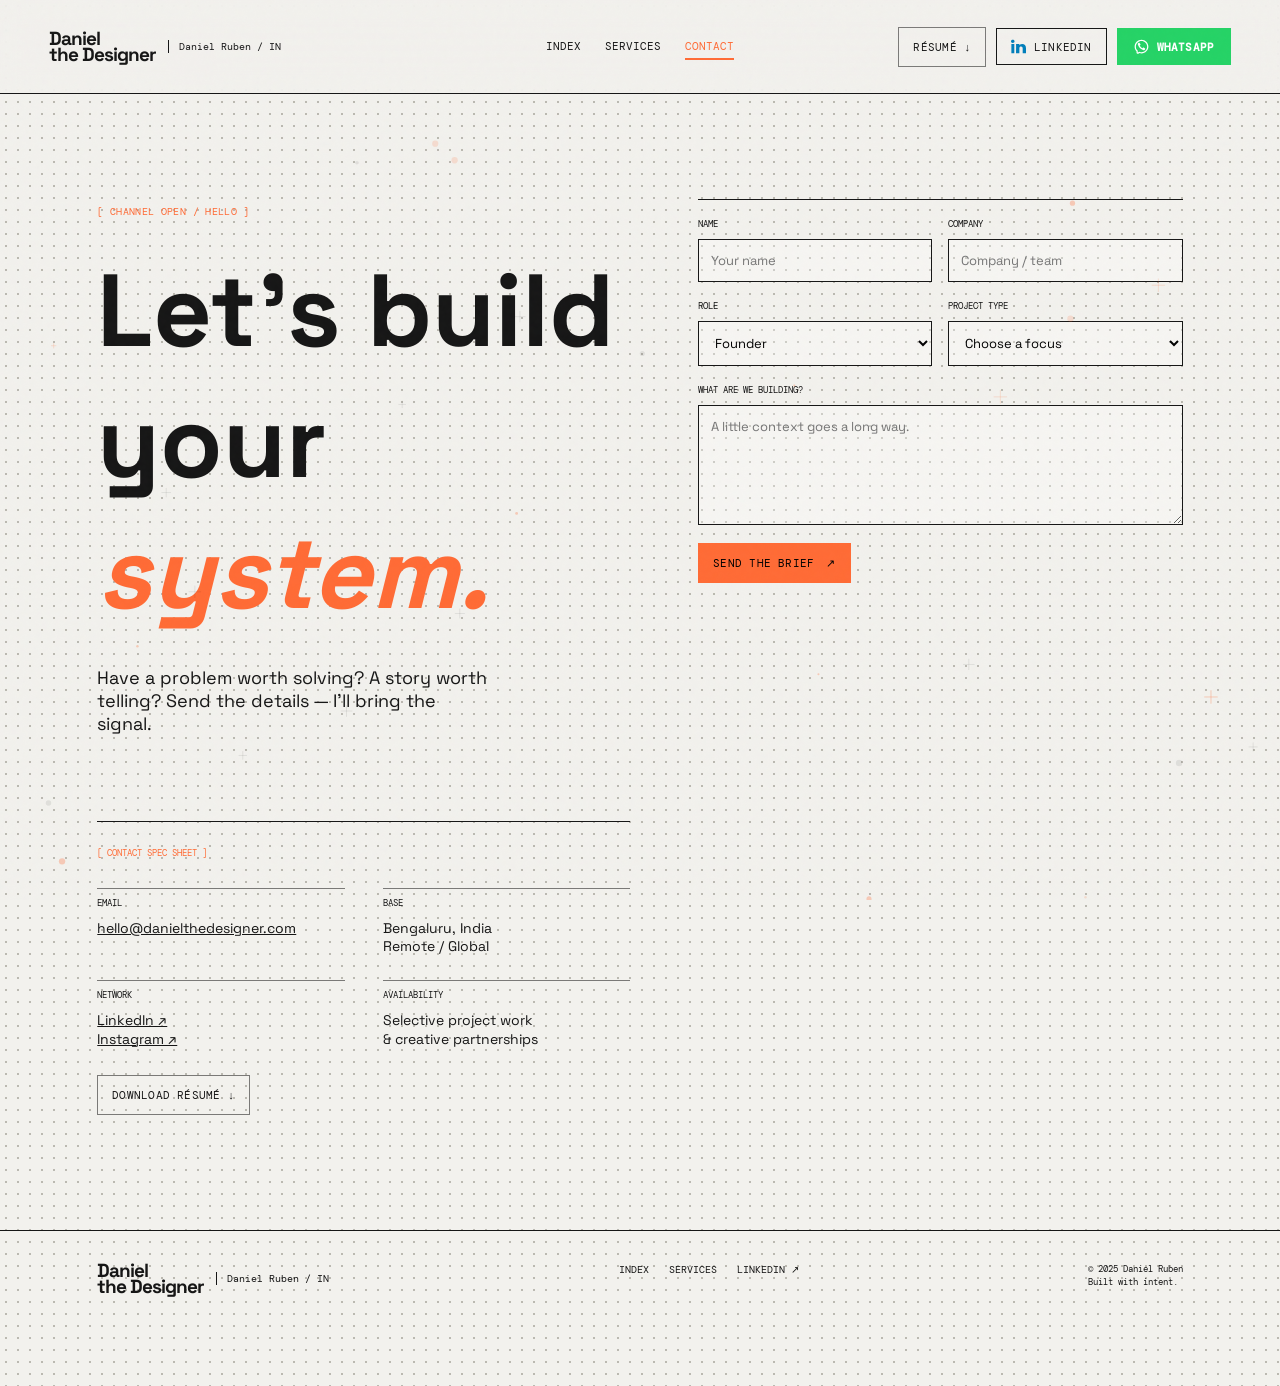
<file: contact.html>
<!doctype html><html lang="en"><head><meta charset="UTF-8" /><meta name="viewport" content="width=device-width, initial-scale=1.0" /><meta name="description" content="Contact Daniel Ruben — Daniel the Designer." /><title>Contact — Daniel the Designer</title><link rel="preconnect" href="https://fonts.googleapis.com" /><link rel="preconnect" href="https://fonts.gstatic.com" crossorigin /><link href="https://fonts.googleapis.com/css2?family=DM+Mono:wght@400;500&family=Space+Grotesk:wght@400;500;600;700&display=swap" rel="stylesheet" /><link rel="stylesheet" href="styles.css" /></head><body><div class="noise"></div><header class="site-header"><a class="brand" href="index.html"><span>Daniel<br>the Designer</span><small>Daniel Ruben / IN</small></a><nav class="main-nav"><a href="index.html">Index</a><a href="services.html">Services</a><a class="active" href="contact.html">Contact</a></nav><div class="header-actions"><a class="button button-quiet" href="assets/resume/Daniel-Ruben-Resume.pdf" target="_blank" rel="noreferrer">Résumé ↓</a><a class="button linkedin-btn" href="https://linkedin.com/in/daniel-peniel-jeba-rueben-ramesh" target="_blank" rel="noopener"><img src="assets/Icons/linkedin.svg" alt="LinkedIn" class="nav-icon linkedin-icon"><span>LINKEDIN</span></a><a href="https://wa.me/918975721694?text=Hi%20Daniel!" class="button whatsapp-btn" target="_blank" rel="noopener"><img src="assets/Icons/whatsapp.svg" alt="WhatsApp" class="nav-icon whatsapp-icon"><span>WHATSAPP</span></a></div></header><main><section class="contact-page canvas-section"><div class="contact-heading"><span class="annotation">[ CHANNEL OPEN / HELLO ]</span><h1>Let's build<br>your <em>system.</em></h1><p>Have a problem worth solving? A story worth telling? Send the details — I’ll bring the signal.</p></div><form class="contact-form" id="contact-form"><div class="form-row"><label>Name<input required name="name" placeholder="Your name" /></label><label>Company<input name="company" placeholder="Company / team" /></label></div><div class="form-row"><label>Role<select name="role"><option>Founder</option><option>Recruiter</option><option>Hiring Manager</option><option>Agency</option><option>Media House</option><option>Other</option></select></label><label>Project type<select name="project"><option>Choose a focus</option><option>Content &amp; strategy</option><option>UI/UX design</option><option>Video &amp; motion</option><option>Brand &amp; graphic design</option><option>Social media system</option></select></label></div><label>What are we building?<textarea required name="message" placeholder="A little context goes a long way."></textarea></label><button class="button button-accent" type="submit">Send the brief <span>↗</span></button><p class="form-status" aria-live="polite"></p></form><aside class="contact-spec"><span>[ CONTACT SPEC SHEET ]</span><dl><div><dt>EMAIL</dt><dd><a href="mailto:hello@danielthedesigner.com">hello@danielthedesigner.com</a></dd></div><div><dt>BASE</dt><dd>Bengaluru, India<br>Remote / Global</dd></div><div><dt>NETWORK</dt><dd><a href="https://www.linkedin.com">LinkedIn ↗</a><br><a href="#">Instagram ↗</a></dd></div><div><dt>AVAILABILITY</dt><dd>Selective project work<br>&amp; creative partnerships</dd></div></dl><a class="button button-quiet" href="#">Download résumé ↓</a></aside></section></main><footer><a class="brand" href="index.html"><span>Daniel<br>the Designer</span><small>Daniel Ruben / IN</small></a><div><a href="index.html">Index</a><a href="services.html">Services</a><a href="https://www.linkedin.com">LinkedIn ↗</a></div><p>© 2025 Daniel Ruben<br>Built with intent.</p></footer><script src="script.js"></script></body></html>
</file>
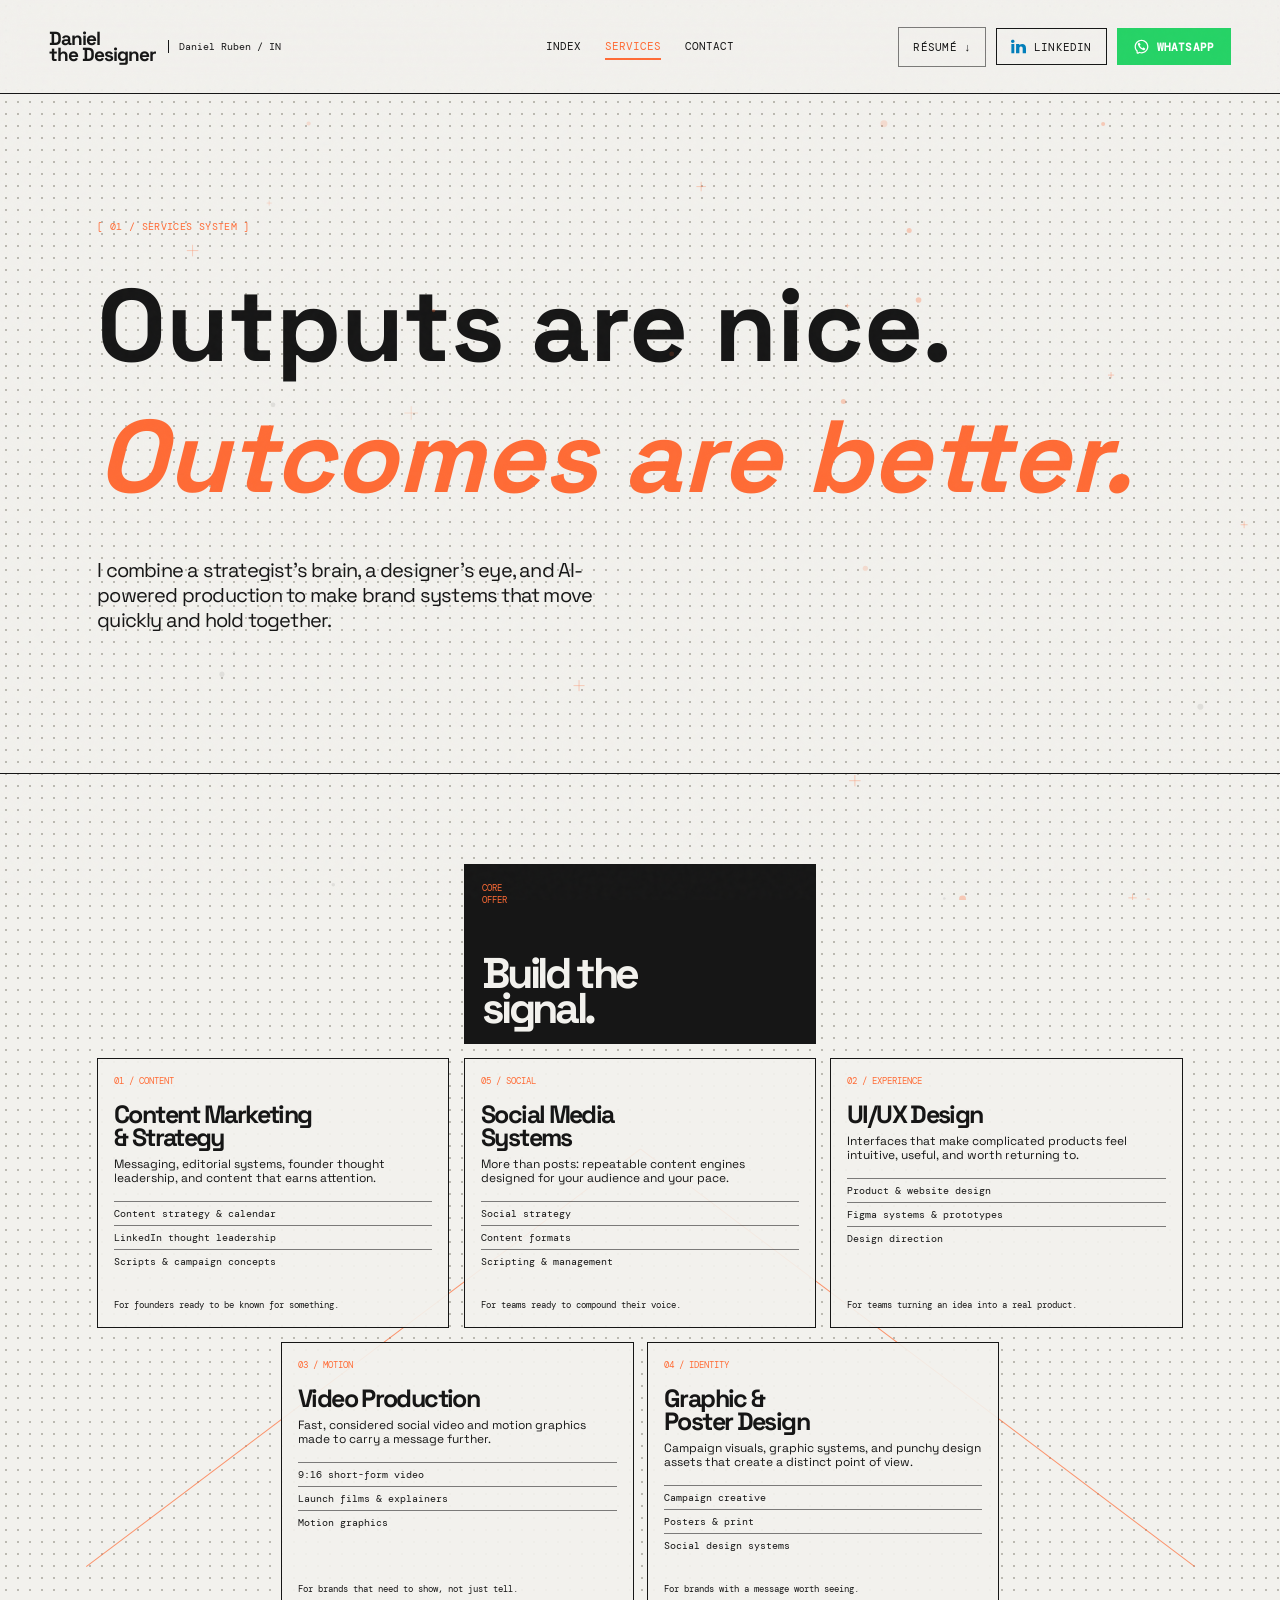
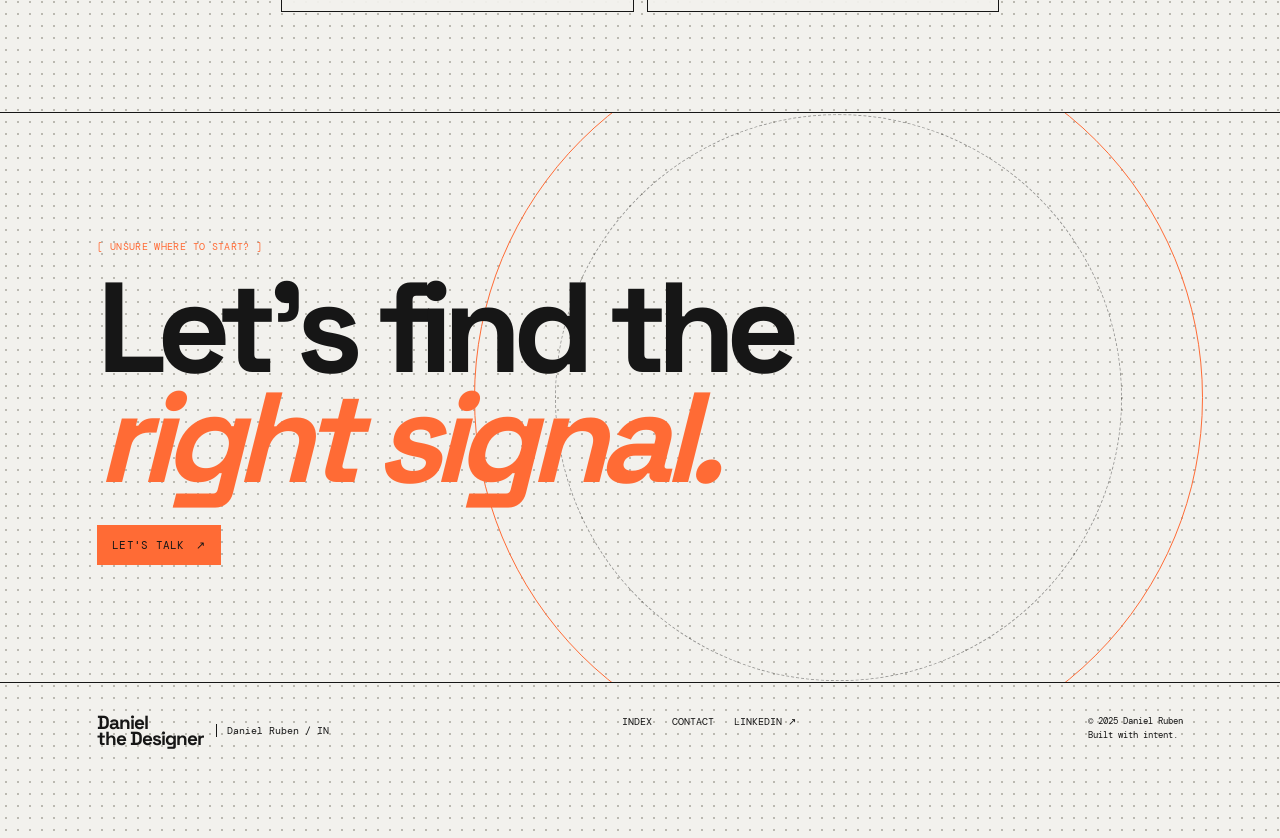
<file: services.html>
<!doctype html><html lang="en"><head><meta charset="UTF-8" /><meta name="viewport" content="width=device-width, initial-scale=1.0" /><meta name="description" content="Services by Daniel Ruben — Daniel the Designer." /><title>Services — Daniel the Designer</title><link rel="preconnect" href="https://fonts.googleapis.com" /><link rel="preconnect" href="https://fonts.gstatic.com" crossorigin /><link href="https://fonts.googleapis.com/css2?family=DM+Mono:wght@400;500&family=Space+Grotesk:wght@400;500;600;700&display=swap" rel="stylesheet" /><link rel="stylesheet" href="styles.css" /></head><body><div class="noise"></div><header class="site-header"><a class="brand" href="index.html"><span>Daniel<br>the Designer</span><small>Daniel Ruben / IN</small></a><nav class="main-nav"><a href="index.html">Index</a><a class="active" href="services.html">Services</a><a href="contact.html">Contact</a></nav><div class="header-actions"><a class="button button-quiet" href="assets/resume/Daniel-Ruben-Resume.pdf" target="_blank" rel="noreferrer">Résumé ↓</a><a class="button linkedin-btn" href="https://linkedin.com/in/daniel-peniel-jeba-rueben-ramesh" target="_blank" rel="noopener"><img src="assets/Icons/linkedin.svg" alt="LinkedIn" class="nav-icon linkedin-icon"><span>LINKEDIN</span></a><a href="https://wa.me/918975721694?text=Hi%20Daniel!" class="button whatsapp-btn" target="_blank" rel="noopener"><img src="assets/Icons/whatsapp.svg" alt="WhatsApp" class="nav-icon whatsapp-icon"><span>WHATSAPP</span></a></div></header><main><section class="page-intro canvas-section"><span class="annotation">[ 01 / SERVICES SYSTEM ]</span><h1>Outputs are nice.<br><em>Outcomes are better.</em></h1><p>I combine a strategist’s brain, a designer’s eye, and AI-powered production to make brand systems that move quickly and hold together.</p></section><section class="service-map canvas-section"><div class="services-hub"><span>CORE<br>OFFER</span><b>Build the<br>signal.</b></div><article class="service-node node-content"><span>01 / CONTENT</span><h2>Content Marketing<br>&amp; Strategy</h2><p>Messaging, editorial systems, founder thought leadership, and content that earns attention.</p><ul><li>Content strategy &amp; calendar</li><li>LinkedIn thought leadership</li><li>Scripts &amp; campaign concepts</li></ul><footer>For founders ready to be known for something.</footer></article><article class="service-node node-ux"><span>02 / EXPERIENCE</span><h2>UI/UX Design</h2><p>Interfaces that make complicated products feel intuitive, useful, and worth returning to.</p><ul><li>Product &amp; website design</li><li>Figma systems &amp; prototypes</li><li>Design direction</li></ul><footer>For teams turning an idea into a real product.</footer></article><article class="service-node node-video"><span>03 / MOTION</span><h2>Video Production</h2><p>Fast, considered social video and motion graphics made to carry a message further.</p><ul><li>9:16 short-form video</li><li>Launch films &amp; explainers</li><li>Motion graphics</li></ul><footer>For brands that need to show, not just tell.</footer></article><article class="service-node node-graphic"><span>04 / IDENTITY</span><h2>Graphic &amp;<br>Poster Design</h2><p>Campaign visuals, graphic systems, and punchy design assets that create a distinct point of view.</p><ul><li>Campaign creative</li><li>Posters &amp; print</li><li>Social design systems</li></ul><footer>For brands with a message worth seeing.</footer></article><article class="service-node node-social"><span>05 / SOCIAL</span><h2>Social Media<br>Systems</h2><p>More than posts: repeatable content engines designed for your audience and your pace.</p><ul><li>Social strategy</li><li>Content formats</li><li>Scripting &amp; management</li></ul><footer>For teams ready to compound their voice.</footer></article></section><section class="final-cta canvas-section"><span class="annotation">[ UNSURE WHERE TO START? ]</span><h2>Let's find the<br><em>right signal.</em></h2><a href="contact.html" class="button button-accent">Let's talk <span>↗</span></a><div class="cta-ring"></div></section></main><footer><a class="brand" href="index.html"><span>Daniel<br>the Designer</span><small>Daniel Ruben / IN</small></a><div><a href="index.html">Index</a><a href="contact.html">Contact</a><a href="https://www.linkedin.com">LinkedIn ↗</a></div><p>© 2025 Daniel Ruben<br>Built with intent.</p></footer><script src="script.js"></script></body></html>
</file>
<file: styles.css>
:root {
    --ink: #161616;
    --paper: #f2f1ed;
    --orange: #ff6b35;
    --mono: 'DM Mono', monospace;
    --sans: 'Space Grotesk', sans-serif;
    --rule: rgba(22, 22, 22, .54)
}

* {
    box-sizing: border-box
}

html {
    scroll-behavior: smooth
}

body {
    margin: 0;
    background-color: var(--paper);
    background-image: radial-gradient(#bbb9b1 .75px, transparent .85px);
    background-size: 12px 12px;
    color: var(--ink);
    font-family: var(--sans);
    overflow-x: hidden
}

.noise {
    position: fixed;
    inset: 0;
    opacity: .18;
    pointer-events: none;
    z-index: 20;
    background-image: url("data:image/svg+xml,%3Csvg viewBox='0 0 180 180' xmlns='http://www.w3.org/2000/svg'%3E%3Cfilter id='n'%3E%3CfeTurbulence type='fractalNoise' baseFrequency='.8' numOctaves='3' stitchTiles='stitch'/%3E%3C/filter%3E%3Crect width='100%25' height='100%25' filter='url(%23n)' opacity='.12'/%3E%3C/svg%3E")
}

a {
    color: inherit;
    text-decoration: none
}

button,
input,
select,
textarea {
    font: inherit
}

.site-header {
    height: 94px;
    padding: 17px 3.8vw;
    border-bottom: 1px solid var(--ink);
    display: grid;
    grid-template-columns: 1fr auto 1fr;
    align-items: center;
    position: relative;
    z-index: 5;
    background: rgba(242, 241, 237, .88);
    backdrop-filter: blur(10px)
}

.brand {
    display: flex;
    align-items: center;
    gap: 12px;
    font-weight: 700;
    line-height: .84;
    font-size: 19px;
    letter-spacing: -1px
}

.brand small {
    font: 10px var(--mono);
    letter-spacing: 0;
    line-height: 1.3;
    border-left: 1px solid var(--ink);
    padding-left: 10px
}

.main-nav {
    display: flex;
    gap: 24px;
    font: 11px var(--mono);
    text-transform: uppercase
}

.main-nav a {
    padding: 5px 0;
    border-bottom: 1px solid transparent
}

.main-nav .active,
.main-nav a:hover {
    border-color: var(--orange);
    color: var(--orange)
}

.header-actions{

    justify-self:end;

    display:flex;

    align-items:center;

    gap:10px;

}

.button {
    font: 11px var(--mono);
    text-transform: uppercase;
    letter-spacing: .02em;
    border: 1px solid var(--ink);
    background: transparent;
    padding: 12px 14px;
    display: inline-flex;
    gap: 12px;
    align-items: center;
    justify-content: center;
    transition: .2s
}

.button:hover {
    background: var(--ink);
    color: var(--paper)
}

.button-quiet {
    border-color: var(--rule)
}

.button-accent {
    background: var(--orange);
    border-color: var(--orange)
}

.button-accent:hover {
    background: var(--ink);
    border-color: var(--ink)
}

.linkedin-btn {
    border: 1px solid var(--ink);
    background: transparent;
    color: var(--ink);
    padding: 10px 14px;
    display: inline-flex;
    align-items: center;
    gap: 8px;
    font: 11px var(--mono);
    text-transform: uppercase;
    transition: .2s ease;
}

.linkedin-btn:hover {
    background: var(--ink);
    color: var(--paper);
}

.whatsapp-btn {
    background: #25D366;
    border: 1px solid #25D366;
    color: #ffffff;
    padding: 10px 16px;
    display: inline-flex;
    align-items: center;
    gap: 8px;
    font: 11px var(--mono);
    font-weight: 600;
    text-transform: uppercase;
    transition: .2s ease;
}

.whatsapp-btn:hover {
    background: #1eb954;
    border-color: #1eb954;
    color: #ffffff;
    transform: translateY(-1px);
}

.nav-icon,
.whatsapp-icon,
.linkedin-icon,
.button img,
.whatsapp-btn img,
.linkedin-btn img {
    width: 15px !important;
    height: 15px !important;
    max-width: 15px !important;
    max-height: 15px !important;
    min-width: 15px !important;
    min-height: 15px !important;
    display: inline-block !important;
    object-fit: contain !important;
    flex-shrink: 0 !important;
}

.canvas-section {
    position: relative;
    padding-left: 7.6vw;
    padding-right: 7.6vw;
    border-bottom: 1px solid var(--ink)
}

.hero {
    min-height: calc(100vh - 94px);
    padding-top: 2.5vh;
    padding-bottom: 3.5vh;
    display: flex;
    flex-direction: column;
    justify-content: space-between;
    position: relative;
    overflow: hidden;
}

.hero:before {
    content: "";
    position: absolute;
    border: 1px solid var(--orange);
    width: 60vw;
    height: 60vw;
    max-width: 820px;
    max-height: 820px;
    border-radius: 50%;
    left: 56%;
    top: 48%;
    transform: translate(-50%, -50%);
    opacity: .75;
    pointer-events: none;
    z-index: 1;
}

.eyebrow,
.annotation,
.section-label {
    font: 10px var(--mono);
    letter-spacing: .035em;
    position: relative;
    z-index: 2;
}

.hero-top-bar {
    display: flex;
    justify-content: space-between;
    align-items: center;
    width: 100%;
    margin-bottom: 15px;
    z-index: 3;
    position: relative;
}

.hero-note {
    color: var(--orange);
}

.dotted-line {
    display: inline-block;
    width: 50px;
    border-top: 1px dashed rgba(22, 22, 22, 0.4);
    vertical-align: middle;
    margin: 0 6px;
}

.hero-main-layout {
    display: grid;
    grid-template-columns: 1.25fr 1fr 1.05fr;
    gap: 35px;
    align-items: center;
    position: relative;
    z-index: 3;
    width: 100%;
    flex: 1;
}

.hero-hub-box {
    grid-column: 1;
    position: relative;
    padding: 38px 24px 38px 0;
    border-top: 1px solid var(--ink);
    border-bottom: 1px solid var(--ink);
    display: flex;
    flex-direction: column;
    justify-content: center;
    z-index: 3;
}

.hub-index {
    font: 10px var(--mono);
    position: absolute;
    top: -24px;
    left: 0;
    color: var(--ink);
}

.hero-title {
    font-size: clamp(54px, 5.8vw, 98px);
    letter-spacing: -.07em;
    line-height: .80;
    margin: 0;
    font-weight: 700;
    color: var(--ink);
    font-family: var(--sans);
}

.hero-title .orange-text {
    color: var(--orange);
    display: block;
}

.hub-orbit {
    position: absolute;
    font: 9px var(--mono);
    padding: 4px 9px;
    background: var(--paper);
    border: 1px solid var(--ink);
    z-index: 4;
}

.orbit-1 {
    top: -12px;
    left: 45%;
    transform: translateX(-50%);
}

.orbit-3 {
    bottom: -12px;
    left: 18%;
}

.orbit-2 {
    right: -16px;
    bottom: 22%;
}

.hero-info-column {
    grid-column: 2;
    display: flex;
    flex-direction: column;
    justify-content: center;
    gap: 28px;
    position: relative;
    z-index: 3;
    padding-right: 10px;
}

.hero-description {
    font-size: clamp(15px, 1.3vw, 21px);
    line-height: 1.4;
    letter-spacing: -.02em;
    color: #1a1a1a;
    margin: 0;
    font-family: var(--sans);
}

.hero-description .orange-text {
    color: var(--orange);
    font-weight: 600;
}

.cta-row {
    display: flex;
    align-items: center;
    gap: 14px;
}

.scroll-mark {
    font: 10px var(--mono);
    letter-spacing: .08em;
    text-transform: uppercase;
    color: #555;
    margin-top: 10px;
    display: flex;
    align-items: center;
    gap: 6px;
}

.scroll-mark span {
    color: var(--orange);
    font-size: 14px;
}

.hero-visual {
    grid-column: 3;
    position: relative;
    display: flex;
    align-items: flex-end;
    justify-content: center;
    min-height: 480px;
    z-index: 3;
}

.hero-photo {
    max-width: 100%;
    height: auto;
    max-height: 520px;
    object-fit: contain;
    position: relative;
    z-index: 2;
}

/* ===========================
   HERO FLOATING ANIMATIONS
=========================== */
@keyframes floatY {
    0%, 100% {
        transform: translateY(0px) rotate(0deg);
    }
    50% {
        transform: translateY(-12px) rotate(0.6deg);
    }
}

@keyframes floatYAlt {
    0%, 100% {
        transform: translateY(0px) rotate(0deg);
    }
    50% {
        transform: translateY(10px) rotate(-0.6deg);
    }
}

@keyframes pulseGlow {
    0%, 100% {
        box-shadow: 0 8px 24px rgba(0, 0, 0, 0.07);
    }
    50% {
        box-shadow: 0 14px 32px rgba(255, 107, 53, 0.22);
    }
}

@keyframes circleBreathe {
    0%, 100% {
        transform: translate(-50%, -50%) scale(1);
        opacity: 0.85;
    }
    50% {
        transform: translate(-50%, -50%) scale(1.03);
        opacity: 0.95;
    }
}

.hero-circle {
    position: absolute;
    width: 420px;
    height: 420px;
    border: 1px solid var(--orange);
    border-radius: 50%;
    top: 45%;
    left: 50%;
    transform: translate(-50%, -50%);
    opacity: 0.85;
    pointer-events: none;
    z-index: 1;
    animation: circleBreathe 8s ease-in-out infinite;
}

.hero-card {
    position: absolute;
    background: #ffffff;
    border: 1px solid rgba(22, 22, 22, 0.18);
    border-radius: 16px;
    padding: 10px 16px;
    box-shadow: 0 8px 24px rgba(0, 0, 0, 0.07);
    z-index: 4;
    white-space: nowrap;
    font-family: var(--sans);
    transition: transform 0.3s ease, box-shadow 0.3s ease;
    will-change: transform;
}

.hero-card:hover {
    animation-play-state: paused !important;
    transform: translateY(-8px) scale(1.04) !important;
    box-shadow: 0 16px 36px rgba(255, 107, 53, 0.28) !important;
    cursor: pointer;
}

.hero-card-1 {
    top: 10%;
    right: -10px;
    display: flex;
    flex-direction: column;
    gap: 2px;
    animation: floatY 5.8s ease-in-out infinite, pulseGlow 5.8s ease-in-out infinite;
}

.hero-card-1 .card-title {
    font-size: 11px;
    font-weight: 700;
    letter-spacing: .02em;
    color: var(--orange);
    display: flex;
    align-items: center;
    gap: 6px;
}

.hero-card-1 .dot.orange-dot {
    width: 7px;
    height: 7px;
    background: var(--orange);
    border-radius: 50%;
    display: inline-block;
}

.hero-card-1 small {
    font: 9px var(--mono);
    color: #666;
    padding-left: 13px;
}

.hero-card-2 {
    top: 45%;
    left: -20px;
    font-size: 11px;
    font-weight: 600;
    letter-spacing: .02em;
    color: var(--ink);
    display: flex;
    align-items: center;
    gap: 6px;
    animation: floatYAlt 6.8s ease-in-out infinite 1s, pulseGlow 6.8s ease-in-out infinite 1s;
}

.hero-card-2 span {
    color: var(--orange);
}

.hero-card-3 {
    bottom: 10%;
    right: -10px;
    font-size: 11px;
    font-weight: 600;
    letter-spacing: .02em;
    color: var(--ink);
    display: flex;
    align-items: center;
    gap: 6px;
    animation: floatY 6.2s ease-in-out infinite 0.5s, pulseGlow 6.2s ease-in-out infinite 0.5s;
}

.crosshair {
    position: absolute;
    width: 18px;
    height: 18px;
    pointer-events: none;
    z-index: 4;
}

.c1 {
    top: 16px;
    left: 16px;
    border-left: 2px solid var(--orange);
    border-top: 2px solid var(--orange);
}

.c2 {
    bottom: 16px;
    right: 16px;
    border-right: 2px solid var(--orange);
    border-bottom: 2px solid var(--orange);
}

.tools-bar {
    border-bottom: 1px solid var(--ink);
    padding: 0 7.6vw;
    display: flex;
    min-height: 105px;
    align-items: stretch;
    gap: 0
}

.tools-label {
    align-self: center;
    font: 10px var(--mono);
    width: 28%;
    color: var(--orange)
}

.tool {
    border-left: 1px solid var(--rule);
    flex: 1;
    display: flex;
    flex-direction: column;
    justify-content: center;
    align-items: center;
    filter: grayscale(1);
    transition: .2s
}

.tool:hover {
    filter: none;
    background: #e9e8e2
}

.tool b {
    font-size: 24px;
    letter-spacing: -2px
}

.tool small {
    font: 8px var(--mono);
    margin-top: 5px
}

.work-section {
    padding-top: 110px;
    padding-bottom: 118px
}

.section-head {
    display: flex;
    justify-content: space-between;
    align-items: flex-end;
    margin-bottom: 42px
}

.section-head>div {
    display: flex;
    align-items: flex-start;
    gap: 20px
}

.index-no {
    font: 11px var(--mono);
    color: var(--orange);
    padding-top: 7px
}

.section-head h2,
.personal h2,
.final-cta h2 {
    font-size: clamp(42px, 5.4vw, 78px);
    line-height: .86;
    letter-spacing: -.075em;
    margin: 0
}

.section-head>p {
    font-size: 14px;
    line-height: 1.35;
    letter-spacing: -.03em
}

.connector.horiz {
    height: 35px;
    border-top: 1px solid var(--orange);
    width: 80%;
    margin: 0 auto -1px;
    position: relative
}

.connector.horiz:before,
.connector.horiz:after {
    content: "";
    position: absolute;
    height: 35px;
    border-left: 1px solid var(--orange);
    top: 0
}

.connector.horiz:before {
    left: 0
}

.connector.horiz:after {
    right: 0
}

.reel-grid {
    display: grid;
    grid-template-columns: repeat(6, 1fr);
    gap: 12px
}

.reel-card {
    aspect-ratio: 9/16;
    border: 1px solid var(--ink);
    position: relative;
    overflow: hidden;
    padding: 10px;
    display: flex;
    flex-direction: column;
    justify-content: space-between;
    cursor: pointer;
    color: var(--paper);
    transition: transform .25s, box-shadow .25s
}

.reel-card:hover {
    transform: translateY(-9px);
    box-shadow: 5px 6px 0 var(--orange)
}

.reel-card:before {
    content: "";
    position: absolute;
    inset: 0;
    background: linear-gradient(0deg, rgba(0, 0, 0, .75), transparent 58%);
    z-index: 0
}

.reel-card>* {
    z-index: 1
}

.reel-a {
    background: linear-gradient(135deg, #f2794c, #741c28 47%, #1e1524)
}

.reel-b {
    background: linear-gradient(165deg, #d1dacd, #437368 45%, #17282f)
}

.reel-c {
    background: linear-gradient(135deg, #5f5090, #21152d 60%, #e4562c)
}

.reel-d {
    background: linear-gradient(160deg, #f9b466, #bc3c24 45%, #35201e)
}

.reel-e {
    background: linear-gradient(150deg, #ede2d3, #6a514a 54%, #251e23)
}

.reel-f {
    background: linear-gradient(155deg, #56a2a5, #176065 42%, #191c31)
}

.card-no {
    font: 9px var(--mono)
}

.play {
    border: 1px solid rgba(255, 255, 255, .9);
    border-radius: 50%;
    width: 35px;
    height: 35px;
    display: grid;
    place-items: center;
    align-self: center;
    margin-top: auto;
    margin-bottom: auto;
    font-size: 10px;
    padding-left: 2px
}

.playing .play {
    background: var(--orange);
    border-color: var(--orange)
}

.reel-info {
    font-size: 12px;
    line-height: 1
}

.reel-info small {
    font: 8px var(--mono);
    display: block;
    margin-top: 7px
}

.case-study {
    padding-top: 100px;
    padding-bottom: 110px
}

.section-label {
    display: flex;
    justify-content: space-between;
    border-bottom: 1px solid var(--ink);
    padding-bottom: 10px;
    margin-bottom: 20px
}

.section-label span {
    color: var(--orange)
}

.project-grid {
    display: grid;
    grid-template-columns: 1fr 1fr;
    gap: 18px
}

.project {
    border: 1px solid var(--ink);
    padding: 14px;
    min-height: 390px;
    display: flex;
    flex-direction: column;
    transition: .25s
}

.project:hover {
    background: var(--ink);
    color: var(--paper)
}

.project:hover b {
    color: var(--orange)
}

.project-visual {
    height: 225px;
    background: #dbf1f3;
    border: 1px solid var(--ink);
    position: relative;
    margin-bottom: 18px;
    overflow: hidden
}

.mini-ui {
    position: absolute;
    border: 1px solid #1d4d5f;
    background: #f7f7f1
}

.mini-one {
    left: 14%;
    top: 23%;
    width: 47%;
    height: 56%;
    border-radius: 7px
}

.mini-two {
    right: 11%;
    top: 13%;
    height: 60%;
    width: 30%;
    border-radius: 7px;
    background: var(--orange)
}

.mini-three {
    left: 21%;
    bottom: 11%;
    width: 20%;
    height: 6%;
    border: 0;
    background: #1d4d5f
}

.dark-ui {
    background: #213234
}

.dash-title,
.dash-chart,
.dash-list {
    position: absolute;
    border: 1px solid #79e9df
}

.dash-title {
    width: 38%;
    height: 12%;
    left: 11%;
    top: 14%
}

.dash-chart {
    height: 42%;
    width: 46%;
    left: 11%;
    top: 36%;
    background: linear-gradient(140deg, transparent 48%, #ff6b35 49%, #ff6b35 52%, transparent 53%)
}

.dash-list {
    width: 20%;
    height: 63%;
    right: 11%;
    top: 14%
}

.project small,
.project b {
    font: 10px var(--mono)
}

.project h3 {
    font-size: 29px;
    letter-spacing: -.06em;
    margin: 7px 0 0
}

.project p {
    margin: 4px 0 0;
    font-size: 14px
}

.project b {
    margin-top: auto;
    align-self: flex-end
}

.design-social {
    padding-top: 100px;
    padding-bottom: 110px;
    display: grid;
    grid-template-columns: 1.55fr .85fr;
    gap: 55px
}

.poster-grid {
    display: grid;
    grid-template-columns: repeat(3, 1fr);
    gap: 10px
}

.poster {
    aspect-ratio: .72;
    position: relative;
    border: 1px solid var(--ink);
    padding: 12px;
    display: flex;
    flex-direction: column;
    justify-content: space-between;
    overflow: hidden
}

.poster small,
.poster i {
    font: 8px var(--mono);
    font-style: normal;
    z-index: 1
}

.poster strong {
    font-size: clamp(23px, 3vw, 47px);
    line-height: .75;
    letter-spacing: -.1em;
    z-index: 1
}

.p1 {
    background: #ebdfd3
}

.p1:after {
    content: "";
    background: var(--orange);
    width: 155%;
    height: 38%;
    position: absolute;
    transform: rotate(-43deg);
    top: 33%;
    left: -25%
}

.p2 {
    background: #231b2c;
    color: #f2efe9
}

.p2:after {
    content: "";
    border: 1px solid var(--orange);
    border-radius: 50%;
    width: 82%;
    aspect-ratio: 1;
    position: absolute;
    top: 13%;
    left: 8%
}

.p3 {
    background: #b4d1ce
}

.p3:after {
    content: "+";
    font-size: 210px;
    line-height: .5;
    position: absolute;
    bottom: 9%;
    right: -9%;
    color: var(--orange)
}

.social-card {
    border: 1px solid var(--ink);
    background: #fffdf9;
    min-height: 380px;
    padding: 22px;
    position: relative;
    display: flex;
    flex-direction: column
}

.social-platform {
    font: 26px var(--sans);
    font-weight: 700;
    border: 1px solid var(--ink);
    width: 39px;
    height: 39px;
    display: grid;
    place-items: center;
    margin-bottom: 45px
}

.social-card small {
    font: 9px var(--mono);
    color: var(--orange)
}

.social-card h3 {
    font-size: 31px;
    letter-spacing: -.06em;
    line-height: .92;
    margin: 12px 0 25px
}

.social-lines i {
    display: block;
    border-top: 1px solid var(--ink);
    margin: 9px 0;
    width: 90%
}

.social-lines i:nth-child(2) {
    width: 70%
}

.social-lines i:nth-child(3) {
    width: 55%
}

.social-card b {
    font: 10px var(--mono);
    margin-top: auto;
    text-align: right
}

.personal {
    min-height: 620px;
    display: grid;
    grid-template-columns: 1fr 1fr;
    padding-top: 0;
    padding-bottom: 0
}

.personal-art {
    margin-left: -7.6vw;
    border-right: 1px solid var(--ink);
    position: relative;
    overflow: hidden;
    background: linear-gradient(135deg, #1b1c25, #273f4c);
    min-height: 500px
}

.personal-art:before {
    content: "";
    position: absolute;
    width: 135%;
    height: 1px;
    background: var(--orange);
    transform: rotate(-30deg);
    top: 51%;
    left: -20%
}

.sun {
    position: absolute;
    background: var(--orange);
    width: 30%;
    aspect-ratio: 1;
    border-radius: 50%;
    right: 18%;
    top: 16%;
    box-shadow: 0 0 0 16px rgba(255, 107, 53, .1)
}

.keys {
    position: absolute;
    color: #e4e1da;
    bottom: 18%;
    left: 19%;
    font-size: 31px;
    letter-spacing: -6px;
    transform: rotate(-4deg)
}

.music-note {
    color: var(--orange);
    font-size: 100px;
    position: absolute;
    right: 25%;
    bottom: 12%
}

.personal-copy {
    padding: 82px 10% 50px;
    align-self: center
}

.personal-copy h2 {
    margin: 25px 0
}

.personal-copy p {
    font-size: 16px;
    max-width: 340px;
    line-height: 1.35;
    margin-bottom: 27px
}

.insights {
    padding-top: 110px;
    padding-bottom: 105px
}

.article-grid {
    display: grid;
    grid-template-columns: repeat(3, 1fr);
    border-top: 1px solid var(--ink)
}

.article-grid article {
    min-height: 245px;
    padding: 17px;
    border-right: 1px solid var(--ink);
    display: flex;
    flex-direction: column
}

.article-grid article:first-child {
    border-left: 1px solid var(--ink)
}

.article-grid span,
.article-grid a {
    font: 9px var(--mono)
}

.article-grid span {
    color: var(--orange)
}

.article-grid h3 {
    font-size: 24px;
    line-height: 1;
    letter-spacing: -.06em;
    margin: 35px 0 0
}

.article-grid a {
    margin-top: auto;
    text-decoration: underline
}

.process {
    padding: 35px 7.6vw;
    border-bottom: 1px solid var(--ink);
    display: flex;
    justify-content: space-between;
    align-items: center;
    background: var(--ink);
    color: var(--paper)
}

.process>span {
    font: 9px var(--mono);
    color: var(--orange)
}

.process>div {
    display: flex;
    align-items: center;
    gap: 22px
}

.process b {
    font: 14px var(--mono);
    font-weight: 400
}

.process b small {
    font-size: 10px
}

.process i {
    font-style: normal;
    color: var(--orange)
}

.testimonials {
    padding-top: 100px;
    padding-bottom: 100px
}

.quote-grid {
    display: grid;
    grid-template-columns: 1fr 1fr;
    gap: 18px
}

.quote-grid blockquote {
    margin: 0;
    border: 1px solid var(--ink);
    padding: 35px;
    min-height: 220px;
    font-size: 30px;
    letter-spacing: -.06em;
    line-height: .95
}

.quote-grid em {
    font-style: normal;
    color: var(--orange)
}

.quote-grid footer {
    font: 10px var(--mono);
    margin-top: 30px
}

.final-cta {
    min-height: 570px;
    padding-top: 110px;
    padding-bottom: 100px;
    display: flex;
    flex-direction: column;
    align-items: flex-start;
    justify-content: center;
    overflow: hidden
}

.final-cta .annotation {
    color: var(--orange);
    margin-bottom: 20px;
    z-index: 1
}

.final-cta h2 {
    font-size: clamp(64px, 10vw, 150px);
    z-index: 1;
    margin-bottom: 32px
}

.final-cta .button {
    z-index: 1
}

.cta-ring {
    position: absolute;
    width: min(57vw, 730px);
    aspect-ratio: 1;
    border: 1px solid var(--orange);
    border-radius: 50%;
    right: 6%;
    top: 50%;
    transform: translateY(-50%)
}

.cta-ring:after {
    content: "";
    position: absolute;
    inset: 11%;
    border: 1px dashed var(--ink);
    border-radius: 50%;
    opacity: .4
}

footer {
    min-height: 155px;
    padding: 32px 7.6vw;
    display: flex;
    align-items: flex-start;
    justify-content: space-between;
    gap: 35px
}

footer>div {
    display: flex;
    gap: 20px;
    font: 10px var(--mono);
    text-transform: uppercase
}

footer p {
    font: 9px var(--mono);
    margin: 0;
    line-height: 1.5
}

.reveal {
    opacity: 0;
    transform: translateY(22px);
    transition: opacity .65s cubic-bezier(0.16, 1, 0.3, 1), transform .65s cubic-bezier(0.16, 1, 0.3, 1)
}

.reveal.is-visible {
    opacity: 1;
    transform: none
}

/* Top Scroll Progress Line */
.scroll-progress-bar {
    position: fixed;
    top: 0;
    left: 0;
    height: 3px;
    background: linear-gradient(90deg, var(--orange), #ff9e66);
    width: 0%;
    z-index: 100;
    transition: width 0.1s ease-out;
}

/* Background Particle Canvas */
#ambient-particle-canvas {
    position: fixed;
    top: 0;
    left: 0;
    width: 100vw;
    height: 100vh;
    pointer-events: none;
    z-index: 0;
    opacity: 0.65;
}

.section-head h2 em,
.canvas-section h2 em,
.contact-heading h1 em,
.page-intro h1 em {
    display: inline-block;
    color: var(--orange);
    transition: transform 0.4s ease, color 0.4s ease;
}

.section-head h2 em:hover,
.canvas-section h2 em:hover {
    transform: translateY(-2px) scale(1.02);
}

.reel-card,
.project,
.poster,
.service-node,
.article-grid article,
.quote-grid blockquote {
    transition: transform 0.4s cubic-bezier(0.16, 1, 0.3, 1), box-shadow 0.4s cubic-bezier(0.16, 1, 0.3, 1), border-color 0.4s ease;
    will-change: transform;
}

.reel-card:hover,
.project:hover,
.poster:hover {
    box-shadow: 0 16px 36px rgba(255, 107, 53, 0.20);
    border-color: var(--orange);
}

.quote-grid blockquote.is-visible {
    border-color: rgba(255, 107, 53, 0.5);
    box-shadow: 0 10px 30px rgba(255, 107, 53, 0.08);
}

/* services */
.page-intro {
    padding-top: 120px;
    padding-bottom: 120px
}

.page-intro .annotation {
    color: var(--orange)
}

.page-intro h1 {
    font-size: clamp(56px, 8vw, 124px);
    margin: 25px 0 36px
}

.page-intro p {
    max-width: 530px;
    font-size: 20px;
    line-height: 1.25;
    letter-spacing: -.04em
}

.service-map {
    padding-top: 90px;
    padding-bottom: 100px;
    display: grid;
    grid-template-columns: repeat(6, 1fr);
    grid-template-rows: 180px 270px 270px;
    gap: 14px;
    overflow: hidden
}

.service-map:before,
.service-map:after {
    content: "";
    position: absolute;
    left: 50%;
    top: 40%;
    width: 1px;
    height: 74%;
    background: var(--orange);
    transform: rotate(53deg);
    transform-origin: top;
    opacity: .7
}

.service-map:after {
    transform: rotate(-53deg)
}

.services-hub {
    grid-column: 3/5;
    grid-row: 1/2;
    border: 1px solid var(--ink);
    background: var(--ink);
    color: var(--paper);
    z-index: 1;
    padding: 17px;
    display: flex;
    flex-direction: column;
    justify-content: space-between
}

.services-hub span,
.service-node>span {
    font: 9px var(--mono);
    color: var(--orange)
}

.services-hub b {
    font-size: 43px;
    line-height: .8;
    letter-spacing: -.08em
}

.service-node {
    border: 1px solid var(--ink);
    background: rgba(242, 241, 237, .92);
    padding: 16px;
    z-index: 1;
    display: flex;
    flex-direction: column
}

.service-node h2 {
    font-size: 25px;
    line-height: .92;
    letter-spacing: -.065em;
    margin: 16px 0 8px
}

.service-node p {
    font-size: 12px;
    line-height: 1.2;
    margin: 0
}

.service-node ul {
    font: 10px var(--mono);
    list-style: none;
    padding: 0;
    margin: 15px 0
}

.service-node li {
    border-top: 1px solid var(--rule);
    padding: 5px 0
}

.service-node footer {
    padding: 0;
    min-height: 0;
    font: 9px var(--mono);
    margin-top: auto
}

.node-content {
    grid-column: 1/3;
    grid-row: 2
}

.node-ux {
    grid-column: 5/7;
    grid-row: 2
}

.node-video {
    grid-column: 2/4;
    grid-row: 3
}

.node-graphic {
    grid-column: 4/6;
    grid-row: 3
}

.node-social {
    grid-column: 3/5;
    grid-row: 2
}

/* contact */
.contact-page {
    padding-top: 105px;
    padding-bottom: 115px;
    display: grid;
    grid-template-columns: 1.1fr 1fr;
    gap: 68px
}

.contact-heading .annotation {
    color: var(--orange)
}

.contact-heading h1 {
    font-size: clamp(64px, 8vw, 120px);
    margin: 25px 0 28px
}

.contact-heading p {
    font-size: 18px;
    line-height: 1.28;
    max-width: 390px
}

.contact-form {
    border-top: 1px solid var(--ink);
    padding-top: 18px
}

.form-row {
    display: grid;
    grid-template-columns: 1fr 1fr;
    gap: 16px
}

.contact-form label {
    display: flex;
    flex-direction: column;
    gap: 9px;
    font: 9px var(--mono);
    text-transform: uppercase;
    margin-bottom: 18px
}

.contact-form input,
.contact-form select,
.contact-form textarea {
    width: 100%;
    border: 1px solid var(--ink);
    background: rgba(255, 255, 255, .28);
    border-radius: 0;
    padding: 12px;
    font: 13px var(--sans);
    text-transform: none;
    outline: none
}

.contact-form input:focus,
.contact-form select:focus,
.contact-form textarea:focus {
    box-shadow: 3px 3px 0 var(--orange)
}

.contact-form textarea {
    resize: vertical;
    min-height: 120px
}

.form-status {
    font: 10px var(--mono);
    color: var(--orange)
}

.contact-spec {
    grid-column: 1;
    grid-row: 2;
    border-top: 1px solid var(--ink);
    padding-top: 18px
}

.contact-spec>span {
    font: 9px var(--mono);
    color: var(--orange)
}

.contact-spec dl {
    display: grid;
    grid-template-columns: 1fr 1fr;
    gap: 25px 38px;
    margin: 27px 0
}

.contact-spec dl div {
    border-top: 1px solid var(--rule);
    padding-top: 8px
}

.contact-spec dt {
    font: 9px var(--mono);
    margin-bottom: 10px
}

.contact-spec dd {
    font-size: 14px;
    line-height: 1.3;
    margin: 0
}

.contact-spec dd a {
    text-decoration: underline
}

@media(max-width:800px) {
    .site-header {
        height: auto;
        min-height: 83px;
        padding: 14px 5vw;
        grid-template-columns: 1fr auto
    }

    .main-nav {
        display: none
    }

    .header-actions .button-quiet {
        display: none
    }

    .canvas-section {
        padding-left: 5vw;
        padding-right: 5vw
    }

    .hero {
        min-height: 680px;
        display: block;
        padding-top: 55px
    }

    .hero:before {
        width: 85vw;
        height: 85vw;
        top: 48%
    }

    .hero:after {
        width: 110vw;
        height: 110vw
    }

    .hero-note {
        position: absolute;
        right: 5vw;
        top: 62px
    }

    .hero-hub {
        margin-top: 105px;
        padding: 35px 0
    }

    .hero h1 {
        font-size: clamp(68px, 19vw, 115px)
    }

    .tools-bar {
        padding: 0 5vw;
        min-height: 80px;
        overflow: auto
    }

    .tools-label {
        display: none
    }

    .tool {
        min-width: 74px
    }

    .work-section {
        padding-top: 68px;
        padding-bottom: 70px
    }

    .section-head {
        align-items: flex-start
    }

    .section-head>p {
        display: none
    }

    .section-head h2 {
        font-size: 50px
    }

    .reel-grid {
        grid-template-columns: repeat(3, 1fr);
        gap: 8px
    }

    .connector.horiz {
        width: 66%;
        height: 25px
    }

    .connector.horiz:before,
    .connector.horiz:after {
        height: 25px
    }

    .case-study {
        padding-top: 65px;
        padding-bottom: 70px
    }

    .project-grid {
        grid-template-columns: 1fr
    }

    .project {
        min-height: 345px
    }

    .design-social {
        grid-template-columns: 1fr;
        gap: 60px;
        padding-top: 68px;
        padding-bottom: 70px
    }

    .personal {
        display: block;
        margin: 0;
        padding: 0
    }

    .personal-art {
        margin: 0;
        border-right: 0;
        border-bottom: 1px solid var(--ink);
        min-height: 330px
    }

    .personal-copy {
        padding: 65px 5vw 70px
    }

    .insights {
        padding-top: 70px;
        padding-bottom: 70px
    }

    .article-grid {
        display: block
    }

    .article-grid article,
    .article-grid article:first-child {
        border-left: 1px solid var(--ink);
        min-height: 190px;
        border-bottom: 1px solid var(--ink)
    }

    .process {
        padding: 28px 5vw;
        display: block
    }

    .process>div {
        margin-top: 20px;
        gap: 9px;
        justify-content: space-between
    }

    .process i {
        font-size: 10px
    }

    .process b {
        font-size: 11px
    }

    .process b small {
        font-size: 8px
    }

    .quote-grid {
        grid-template-columns: 1fr
    }

    .testimonials {
        padding-top: 65px;
        padding-bottom: 65px
    }

    .quote-grid blockquote {
        font-size: 25px;
        min-height: 170px
    }

    .final-cta {
        min-height: 440px;
        padding-top: 70px;
        padding-bottom: 70px
    }

    .cta-ring {
        width: 105vw;
        right: -34%;
        opacity: .8
    }

    footer {
        padding: 28px 5vw;
        display: grid;
        grid-template-columns: 1fr 1fr;
        gap: 30px;
        min-height: 180px
    }

    footer p {
        grid-column: 2
    }

    .page-intro {
        padding-top: 80px;
        padding-bottom: 75px
    }

    .page-intro h1 {
        font-size: 58px
    }

    .page-intro p {
        font-size: 17px
    }

    .service-map {
        padding-top: 60px;
        padding-bottom: 65px;
        display: block
    }

    .service-map:before,
    .service-map:after {
        display: none
    }

    .services-hub {
        height: 155px;
        margin: 0 25% 14px
    }

    .service-node {
        min-height: 255px;
        margin-bottom: 12px
    }

    .contact-page {
        display: block;
        padding-top: 70px;
        padding-bottom: 70px
    }

    .contact-heading h1 {
        font-size: 70px
    }

    .contact-form {
        margin-top: 50px
    }

    .contact-spec {
        margin-top: 65px
    }

    .form-row {
        display: block
    }
}

@media(max-width:440px) {
    .brand {
        font-size: 17px
    }

    .brand small {
        display: none
    }

    .header-actions .button {
        padding: 10px;
        font-size: 9px
    }
    .section-head h2 {
        font-size: 43px
    }

    .reel-grid {
        grid-template-columns: repeat(2, 1fr)
    }

    .poster-grid {
        gap: 5px
    }

    .poster {
        padding: 7px
    }

    .poster strong {
        font-size: 25px
    }

    .social-card h3 {
        font-size: 27px
    }

    .process>div {
        gap: 5px
    }

    .process b {
        font-size: 9px
    }

    .process b small {
        font-size: 7px
    }

    .contact-heading h1 {
        font-size: 61px
    }

    .contact-spec dl {
        grid-template-columns: 1fr
    }

    .page-intro h1 {
        font-size: 50px
    }
}

.social-card {
    display: block;
    overflow: hidden;
    text-decoration: none;
}

.social-preview {
    width: 100%;
    height: 100%;
    display: block;
    object-fit: cover;
}

.social-card {
    display: block;
    overflow: hidden;
    text-decoration: none;
    transition: transform .35s ease;
}

.social-preview {
    width: 100%;
    height: 100%;
    display: block;
    object-fit: cover;
    transition: transform .35s ease;
}

.social-card:hover {
    transform: translateY(-8px);
}

.social-card:hover .social-preview {
    transform: scale(1.03);
}

.social-card {
    cursor: pointer;
}

.social-card {
    transition: .3s ease;
}

.social-card:hover {
    border: 1px solid #ff6b35;
    box-shadow: 0 12px 30px rgba(255, 107, 53, .18);
}

.trusted-brands {
    width: 100%;
    overflow: hidden;
    padding: 40px 0;
    border-top: 1px solid #d9d9d9;
    border-bottom: 1px solid #d9d9d9;
}

.brand-track {
    display: flex;
    gap: 80px;
    align-items: center;
    width: max-content;
    animation: marquee 25s linear infinite;
}

.brand-track img {
    height: 50px;
    width: auto;
    opacity: 0.8;
    transition: all 0.3s ease;
}

.brand-track img:hover {
    opacity: 1;
    transform: scale(1.1);
}

@keyframes marquee {
    from {
        transform: translateX(0);
    }

    to {
        transform: translateX(-50%);
    }
}
/* ===========================
   HERO SECTION RESPONSIVE
=========================== */
@media (max-width: 1024px) {
    .hero-main-layout {
        grid-template-columns: 1fr 1fr;
        gap: 25px;
    }
    .hero-visual {
        grid-column: 1 / -1;
        order: 3;
        min-height: 420px;
    }
    .hero-photo {
        max-height: 420px;
    }
}

@media (max-width: 768px) {
    .hero-top-bar {
        flex-direction: column;
        align-items: flex-start;
        gap: 10px;
    }
    .hero-main-layout {
        grid-template-columns: 1fr;
        gap: 28px;
    }
    .hero-info-column {
        grid-column: 1;
    }
    .hero-title {
        font-size: clamp(44px, 11vw, 70px);
    }
    .hero-card-2 {
        left: 0;
    }
    .hero-card-1, .hero-card-3 {
        right: 0;
    }
}

/* ===========================
   VISUAL DESIGNER HOVER INTERACTIONS
=========================== */

/* Button Hover Dynamic Ripple & Magnetic Lift */
.button,
.whatsapp-btn,
.linkedin-btn {
    position: relative;
    overflow: hidden;
    transition: transform 0.25s cubic-bezier(0.16, 1, 0.3, 1), background-color 0.25s ease, color 0.25s ease, border-color 0.25s ease, box-shadow 0.25s ease;
}

.button:hover,
.whatsapp-btn:hover,
.linkedin-btn:hover {
    transform: translateY(-3px);
}

.button-accent:hover {
    box-shadow: 0 12px 28px rgba(255, 107, 53, 0.35);
}

.whatsapp-btn:hover {
    box-shadow: 0 12px 28px rgba(37, 211, 102, 0.35);
}

.linkedin-btn:hover {
    box-shadow: 0 12px 28px rgba(22, 22, 22, 0.25);
}

/* Nav Link Hover Underline Draw Effect */
.main-nav a {
    position: relative;
    padding: 5px 0;
}

.main-nav a::after {
    content: '';
    position: absolute;
    bottom: -2px;
    left: 50%;
    width: 0;
    height: 2px;
    background: var(--orange);
    transition: width 0.3s ease, left 0.3s ease;
}

.main-nav a:hover::after,
.main-nav a.active::after {
    width: 100%;
    left: 0;
}

/* Project Card Hover Interactive Spotlight */
.project {
    position: relative;
    overflow: hidden;
}

.project:hover b {
    color: var(--orange);
    transform: translateX(4px);
    transition: transform 0.25s ease, color 0.25s ease;
}

/* Reel Card Hover Play Pulse */
.reel-card .play {
    transition: transform 0.3s ease, background 0.3s ease, box-shadow 0.3s ease;
}

.reel-card:hover .play {
    background: var(--orange);
    border-color: var(--orange);
    transform: scale(1.15);
    box-shadow: 0 0 20px rgba(255, 107, 53, 0.6);
}

/* Poster Card Interactive Hover Shift */
.poster {
    transition: transform 0.35s cubic-bezier(0.16, 1, 0.3, 1), box-shadow 0.35s ease;
}

.poster:hover {
    transform: translateY(-8px) scale(1.02);
    box-shadow: 0 16px 36px rgba(0, 0, 0, 0.15);
}
</file>
